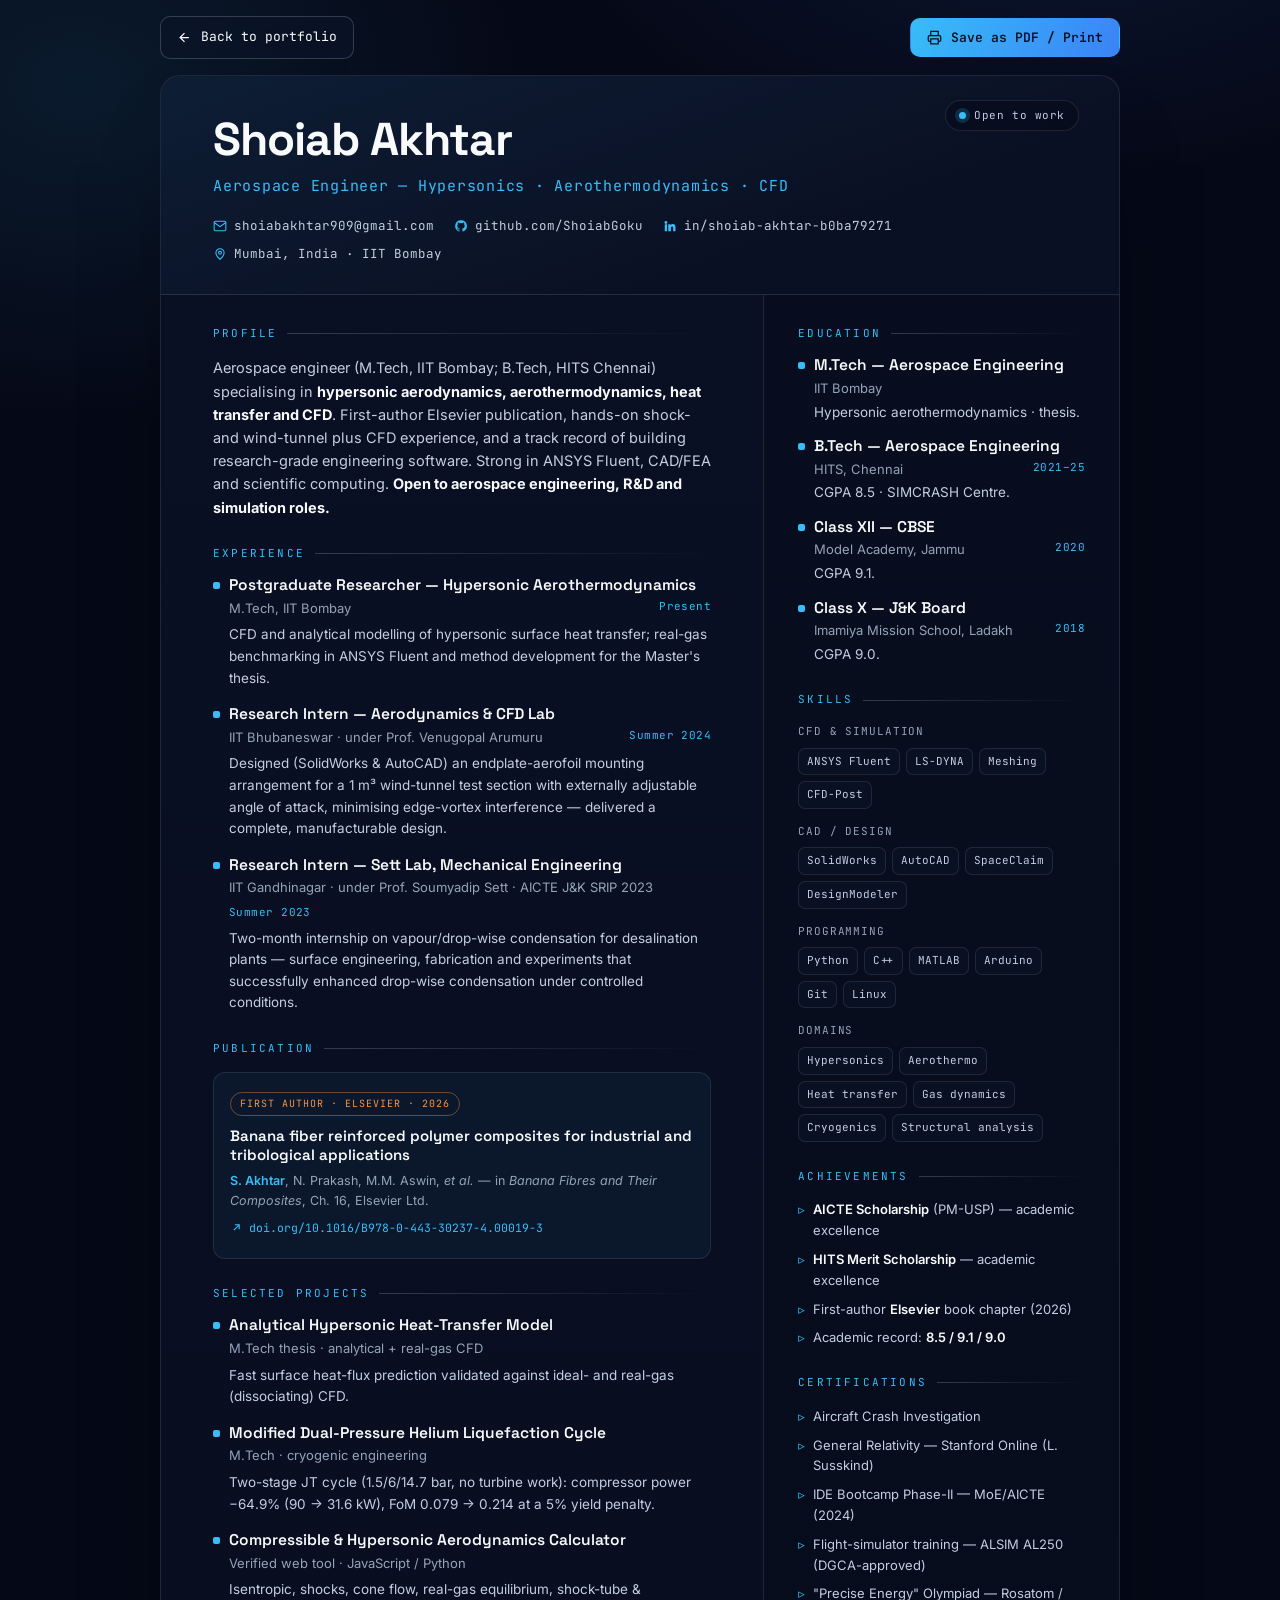
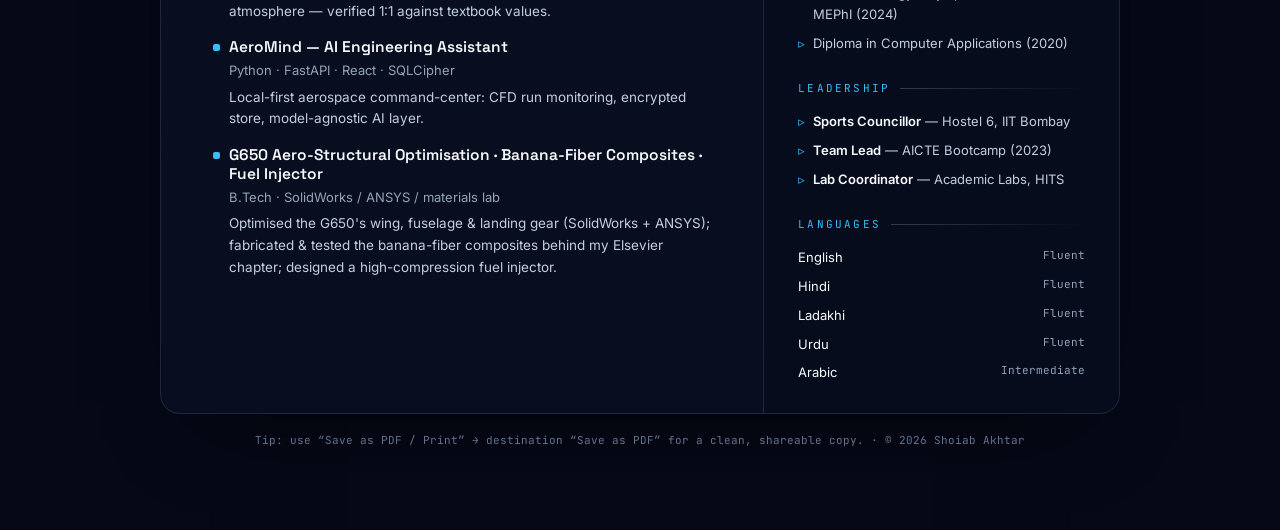
<file: resume.html>
<!DOCTYPE html>
<html lang="en">
<head>
<meta charset="UTF-8" />
<meta name="viewport" content="width=device-width, initial-scale=1.0" />
<meta name="theme-color" content="#050816" />
<title>Shoiab Akhtar — Résumé · Aerospace Engineer (Hypersonics &amp; CFD)</title>
<meta name="description" content="Résumé of Shoiab Akhtar — Aerospace engineer (M.Tech, IIT Bombay; B.Tech, HITS Chennai). Hypersonics, aerothermodynamics, heat transfer and CFD. Open to work." />
<meta name="robots" content="index,follow" />
<link rel="canonical" href="https://shoiabgoku.github.io/portfolio-/resume.html" />
<meta property="og:type" content="profile" />
<meta property="og:title" content="Shoiab Akhtar — Résumé · Aerospace Engineer" />
<meta property="og:description" content="M.Tech Aerospace Engineering, IIT Bombay. Hypersonics, aerothermodynamics, heat transfer and CFD. Open to work." />
<meta property="og:url" content="https://shoiabgoku.github.io/portfolio-/resume.html" />
<meta property="og:image" content="https://shoiabgoku.github.io/portfolio-/assets/og.png" />
<meta name="twitter:card" content="summary_large_image" />
<meta name="twitter:image" content="https://shoiabgoku.github.io/portfolio-/assets/og.png" />
<link rel="icon" href="data:image/svg+xml,%3Csvg xmlns='http://www.w3.org/2000/svg' viewBox='0 0 32 32'%3E%3Crect width='32' height='32' rx='7' fill='%23050816'/%3E%3Cpath d='M16 5l9 22-9-6-9 6z' fill='none' stroke='%2338BDF8' stroke-width='2' stroke-linejoin='round'/%3E%3C/svg%3E" />
<link rel="preconnect" href="https://fonts.googleapis.com" />
<link rel="preconnect" href="https://fonts.gstatic.com" crossorigin />
<link href="https://fonts.googleapis.com/css2?family=Space+Grotesk:wght@400;500;600;700&family=Inter:wght@400;500;600&family=JetBrains+Mono:wght@400;500&display=swap" rel="stylesheet" />
<style>
:root{
  --bg:#050816; --paper:#0a1024; --panel:#0d1428; --line:rgba(148,163,184,.16); --line-2:rgba(148,163,184,.3);
  --ink:#F8FAFC; --soft:#C3CEE0; --mid:#94A3B8; --dim:#63748f;
  --blue:#3B82F6; --cyan:#38BDF8; --orange:#FB923C;
  --display:"Space Grotesk","Segoe UI",system-ui,sans-serif;
  --body:"Inter","Segoe UI",system-ui,sans-serif;
  --mono:"JetBrains Mono","Consolas",ui-monospace,monospace;
}
*{box-sizing:border-box;margin:0;padding:0;}
html{-webkit-text-size-adjust:100%;}
body{font-family:var(--body);background:
  radial-gradient(900px 600px at 82% -8%, rgba(59,130,246,.14), transparent 60%),
  radial-gradient(800px 600px at 6% 4%, rgba(56,189,248,.10), transparent 58%), var(--bg);
  color:var(--ink); line-height:1.6; -webkit-font-smoothing:antialiased; padding:0 20px 80px;}
a{color:inherit;text-decoration:none;}
::selection{background:rgba(56,189,248,.3);}

/* action bar */
.bar{position:sticky; top:0; z-index:10; display:flex; justify-content:space-between; align-items:center; gap:12px;
  max-width:960px; margin:0 auto; padding:16px 0;}
.bar .btn{display:inline-flex; align-items:center; gap:9px; font-family:var(--mono); font-size:13px; padding:10px 16px;
  border-radius:10px; border:1px solid var(--line-2); color:var(--ink); background:rgba(13,20,40,.6); backdrop-filter:blur(8px); cursor:pointer; transition:.2s;}
.bar .btn svg{width:15px;height:15px;}
.bar .btn:hover{border-color:var(--cyan); transform:translateY(-1px);}
.bar .btn.primary{border-color:transparent; color:#04101f; font-weight:600; background:linear-gradient(120deg,var(--cyan),var(--blue));}

/* sheet */
.sheet{max-width:960px; margin:0 auto; background:linear-gradient(180deg,var(--paper),#080e1f);
  border:1px solid var(--line); border-radius:20px; overflow:hidden; box-shadow:0 40px 90px -50px rgba(0,0,0,.9);}
.head{padding:40px clamp(28px,5vw,52px) 30px; border-bottom:1px solid var(--line);
  background:linear-gradient(160deg, rgba(56,189,248,.08), transparent 70%); position:relative;}
.head .name{font-family:var(--display); font-weight:700; font-size:clamp(30px,5vw,46px); letter-spacing:-.02em; line-height:1;}
.head .role{font-family:var(--mono); color:var(--cyan); font-size:clamp(12px,1.6vw,15px); letter-spacing:.05em; margin-top:12px;}
.head .contact{display:flex; flex-wrap:wrap; gap:8px 20px; margin-top:18px; font-family:var(--mono); font-size:12.5px; color:var(--soft);}
.head .contact a, .head .contact span{display:inline-flex; align-items:center; gap:7px;}
.head .contact svg{width:14px; height:14px; color:var(--cyan);}
.head .open{position:absolute; top:24px; right:clamp(20px,4vw,40px); display:inline-flex; align-items:center; gap:8px;
  font-family:var(--mono); font-size:11px; letter-spacing:.05em; color:var(--soft); border:1px solid var(--line); border-radius:100px; padding:6px 13px; background:rgba(5,8,22,.5);}
.head .open .dot{width:7px;height:7px;border-radius:50%;background:var(--cyan);box-shadow:0 0 0 4px rgba(56,189,248,.18);}

.grid{display:grid; grid-template-columns:1.7fr 1fr; gap:0;}
.main{padding:30px clamp(28px,5vw,52px); border-right:1px solid var(--line);}
.aside{padding:30px clamp(24px,4vw,34px); background:rgba(6,10,24,.4);}

.sec{margin-bottom:26px;}
.sec:last-child{margin-bottom:0;}
.sec-h{font-family:var(--mono); font-size:11px; letter-spacing:.2em; text-transform:uppercase; color:var(--cyan);
  display:flex; align-items:center; gap:10px; margin-bottom:14px;}
.sec-h::after{content:""; flex:1; height:1px; background:linear-gradient(90deg,var(--line-2),transparent);}
.summary{color:var(--soft); font-size:14.5px;}

.item{position:relative; padding-left:16px; margin-bottom:16px;}
.item:last-child{margin-bottom:0;}
.item::before{content:""; position:absolute; left:0; top:6px; width:7px; height:7px; border-radius:2px; background:var(--cyan);}
.item .t{font-family:var(--display); font-weight:600; font-size:15.5px; line-height:1.25;}
.item .m{display:flex; flex-wrap:wrap; justify-content:space-between; gap:6px; margin-top:2px;}
.item .org{color:var(--mid); font-size:13px;}
.item .when{font-family:var(--mono); font-size:11px; color:var(--cyan); letter-spacing:.04em; white-space:nowrap;}
.item p{color:var(--soft); font-size:13.5px; margin-top:6px;}
.item .doi{font-family:var(--mono); font-size:11.5px; color:var(--cyan); margin-top:6px; display:inline-flex; align-items:center; gap:6px; word-break:break-all;}

.pub{border:1px solid var(--line); border-radius:12px; padding:16px 16px; background:rgba(56,189,248,.05);}
.pub .badge{font-family:var(--mono); font-size:10px; letter-spacing:.1em; text-transform:uppercase; color:var(--orange);
  border:1px solid rgba(251,146,60,.4); border-radius:100px; padding:3px 9px; display:inline-block; margin-bottom:10px;}
.pub .t{font-family:var(--display); font-weight:600; font-size:15px; line-height:1.3;}
.pub .auth{color:var(--mid); font-size:12.5px; margin-top:6px;}
.pub .auth b{color:var(--cyan); font-weight:600;}

/* aside blocks */
.edu .item{margin-bottom:14px;}
.skillcat{margin-bottom:14px;}
.skillcat .k{font-family:var(--mono); font-size:11px; color:var(--mid); text-transform:uppercase; letter-spacing:.08em; margin-bottom:7px;}
.tags{display:flex; flex-wrap:wrap; gap:6px;}
.tag{font-family:var(--mono); font-size:11px; color:var(--soft); border:1px solid var(--line); border-radius:7px; padding:4px 8px; background:rgba(13,20,40,.5);}
.list{display:flex; flex-direction:column; gap:8px;}
.list .li{color:var(--soft); font-size:13px; padding-left:15px; position:relative;}
.list .li::before{content:"▹"; position:absolute; left:0; color:var(--cyan);}
.list .li b{color:var(--ink); font-weight:600;}
.langs{display:flex; flex-direction:column; gap:8px;}
.lang{display:flex; justify-content:space-between; font-size:13px;}
.lang .lv{font-family:var(--mono); font-size:11px; color:var(--mid);}

.foot{max-width:960px; margin:18px auto 0; text-align:center; font-family:var(--mono); font-size:11px; color:var(--dim);}

@media (max-width:720px){
  .grid{grid-template-columns:1fr;}
  .main{border-right:0; border-bottom:1px solid var(--line);}
  .head .open{position:static; display:inline-flex; margin-top:14px;}
}

/* ---------------- PRINT: clean A4, black-on-white, no chrome ---------------- */
@media print{
  @page{size:A4; margin:12mm;}
  body{background:#fff !important; color:#111 !important; padding:0;}
  .bar, .foot{display:none !important;}
  .sheet{max-width:none; margin:0; border:0; border-radius:0; box-shadow:none; background:#fff !important;}
  .head{background:#fff !important; border-bottom:1.5px solid #111; padding:0 0 12px;}
  .head .name{color:#0b1e40;}
  .head .role{color:#1e5fbf;}
  .head .contact{color:#333;} .head .contact svg{color:#1e5fbf;}
  .head .open{border-color:#bbb; color:#333;} .head .open .dot{background:#1e5fbf; box-shadow:none;}
  .grid{grid-template-columns:1.7fr 1fr; gap:0;}
  .main{border-right:1px solid #ddd; padding:14px 16px 0 0;}
  .aside{background:#fff !important; padding:14px 0 0 16px;}
  .sec-h{color:#1e5fbf;} .sec-h::after{background:#ddd;}
  .summary, .item p, .item .org, .list .li, .lang, .tag{color:#333 !important;}
  .item .t, .pub .t, .list .li b, .lang{color:#111 !important;}
  .item .when, .item .doi, .item::before, .skillcat .k{color:#1e5fbf !important;}
  .item::before{background:#1e5fbf !important;}
  .pub{background:#f4f8ff !important; border-color:#cdddf5;}
  .pub .badge{color:#b45309; border-color:#e6c07a;}
  .pub .auth b{color:#1e5fbf !important;}
  .tag{border-color:#ccc; background:#f6f8fc !important;}
  .item, .pub, .skillcat, .sec{break-inside:avoid; page-break-inside:avoid;}
  a{color:#111 !important;}
}
</style>
</head>
<body>

<div class="bar">
  <a class="btn" href="index.html"><svg viewBox="0 0 24 24" fill="none" stroke="currentColor" stroke-width="2"><path d="M19 12H5M12 19l-7-7 7-7"/></svg>Back to portfolio</a>
  <button class="btn primary" onclick="window.print()"><svg viewBox="0 0 24 24" fill="none" stroke="currentColor" stroke-width="2"><path d="M6 9V2h12v7M6 18H4a2 2 0 0 1-2-2v-5a2 2 0 0 1 2-2h16a2 2 0 0 1 2 2v5a2 2 0 0 1-2 2h-2M6 14h12v8H6z"/></svg>Save as PDF / Print</button>
</div>

<main class="sheet">
  <header class="head">
    <div class="open"><span class="dot"></span> Open to work</div>
    <div class="name">Shoiab Akhtar</div>
    <div class="role">Aerospace Engineer — Hypersonics · Aerothermodynamics · CFD</div>
    <div class="contact">
      <a href="mailto:shoiabakhtar909@gmail.com"><svg viewBox="0 0 24 24" fill="none" stroke="currentColor" stroke-width="1.8"><rect x="2" y="4" width="20" height="16" rx="2"/><path d="M22 6 12 13 2 6"/></svg>shoiabakhtar909@gmail.com</a>
      <a href="https://github.com/ShoiabGoku" target="_blank" rel="noopener"><svg viewBox="0 0 24 24" fill="currentColor"><path d="M12 2a10 10 0 0 0-3.16 19.49c.5.09.68-.22.68-.48v-1.7c-2.78.6-3.37-1.34-3.37-1.34-.45-1.15-1.11-1.46-1.11-1.46-.9-.62.07-.6.07-.6 1 .07 1.53 1.03 1.53 1.03.89 1.52 2.34 1.08 2.91.83.09-.65.35-1.08.63-1.33-2.22-.25-4.55-1.11-4.55-4.94 0-1.09.39-1.98 1.03-2.68-.1-.25-.45-1.27.1-2.65 0 0 .84-.27 2.75 1.02a9.6 9.6 0 0 1 5 0c1.91-1.29 2.75-1.02 2.75-1.02.55 1.38.2 2.4.1 2.65.64.7 1.03 1.59 1.03 2.68 0 3.84-2.34 4.69-4.57 4.94.36.31.68.92.68 1.85v2.74c0 .27.18.58.69.48A10 10 0 0 0 12 2Z"/></svg>github.com/ShoiabGoku</a>
      <a href="https://www.linkedin.com/in/shoiab-akhtar-b0ba79271" target="_blank" rel="noopener"><svg viewBox="0 0 24 24" fill="currentColor"><path d="M4.98 3.5A2.5 2.5 0 1 1 5 8.5a2.5 2.5 0 0 1-.02-5ZM3 9h4v12H3zM9 9h3.8v1.7h.05c.53-1 1.83-2.05 3.77-2.05 4.03 0 4.78 2.65 4.78 6.1V21h-4v-5.4c0-1.3 0-2.95-1.8-2.95s-2.07 1.4-2.07 2.85V21H9z"/></svg>in/shoiab-akhtar-b0ba79271</a>
      <span><svg viewBox="0 0 24 24" fill="none" stroke="currentColor" stroke-width="1.8"><path d="M12 21s-7-5.2-7-11a7 7 0 0 1 14 0c0 5.8-7 11-7 11Z"/><circle cx="12" cy="10" r="2.5"/></svg>Mumbai, India · IIT Bombay</span>
    </div>
  </header>

  <div class="grid">
    <!-- MAIN -->
    <section class="main">
      <div class="sec">
        <div class="sec-h">Profile</div>
        <p class="summary">Aerospace engineer (M.Tech, IIT Bombay; B.Tech, HITS Chennai) specialising in <b style="color:var(--ink)">hypersonic aerodynamics, aerothermodynamics, heat transfer and CFD</b>. First-author Elsevier publication, hands-on shock- and wind-tunnel plus CFD experience, and a track record of building research-grade engineering software. Strong in ANSYS Fluent, CAD/FEA and scientific computing. <b style="color:var(--ink)">Open to aerospace engineering, R&amp;D and simulation roles.</b></p>
      </div>

      <div class="sec">
        <div class="sec-h">Experience</div>
        <div class="item">
          <div class="t">Postgraduate Researcher — Hypersonic Aerothermodynamics</div>
          <div class="m"><span class="org">M.Tech, IIT Bombay</span><span class="when">Present</span></div>
          <p>CFD and analytical modelling of hypersonic surface heat transfer; real-gas benchmarking in ANSYS Fluent and method development for the Master's thesis.</p>
        </div>
        <div class="item">
          <div class="t">Research Intern — Aerodynamics &amp; CFD Lab</div>
          <div class="m"><span class="org">IIT Bhubaneswar · under Prof. Venugopal Arumuru</span><span class="when">Summer 2024</span></div>
          <p>Designed (SolidWorks &amp; AutoCAD) an endplate-aerofoil mounting arrangement for a 1&nbsp;m³ wind-tunnel test section with externally adjustable angle of attack, minimising edge-vortex interference — delivered a complete, manufacturable design.</p>
        </div>
        <div class="item">
          <div class="t">Research Intern — Sett Lab, Mechanical Engineering</div>
          <div class="m"><span class="org">IIT Gandhinagar · under Prof. Soumyadip Sett · AICTE J&amp;K SRIP 2023</span><span class="when">Summer 2023</span></div>
          <p>Two-month internship on vapour/drop-wise condensation for desalination plants — surface engineering, fabrication and experiments that successfully enhanced drop-wise condensation under controlled conditions.</p>
        </div>
      </div>

      <div class="sec">
        <div class="sec-h">Publication</div>
        <div class="pub">
          <span class="badge">First author · Elsevier · 2026</span>
          <div class="t">Banana fiber reinforced polymer composites for industrial and tribological applications</div>
          <div class="auth"><b>S. Akhtar</b>, N. Prakash, M.M. Aswin, <em>et al.</em> — in <em>Banana Fibres and Their Composites</em>, Ch. 16, Elsevier Ltd.</div>
          <a class="doi" href="https://doi.org/10.1016/B978-0-443-30237-4.00019-3" target="_blank" rel="noopener" style="display:inline-flex;align-items:center;gap:6px;font-family:var(--mono);font-size:11.5px;color:var(--cyan);margin-top:8px;"><svg viewBox="0 0 24 24" width="13" height="13" fill="none" stroke="currentColor" stroke-width="2"><path d="M7 17 17 7M9 7h8v8"/></svg>doi.org/10.1016/B978-0-443-30237-4.00019-3</a>
        </div>
      </div>

      <div class="sec">
        <div class="sec-h">Selected projects</div>
        <div class="item"><div class="t">Analytical Hypersonic Heat-Transfer Model</div><div class="m"><span class="org">M.Tech thesis · analytical + real-gas CFD</span></div><p>Fast surface heat-flux prediction validated against ideal- and real-gas (dissociating) CFD.</p></div>
        <div class="item"><div class="t">Modified Dual-Pressure Helium Liquefaction Cycle</div><div class="m"><span class="org">M.Tech · cryogenic engineering</span></div><p>Two-stage JT cycle (1.5/6/14.7 bar, no turbine work): compressor power −64.9% (90 → 31.6 kW), FoM 0.079 → 0.214 at a 5% yield penalty.</p></div>
        <div class="item"><div class="t">Compressible &amp; Hypersonic Aerodynamics Calculator</div><div class="m"><span class="org">Verified web tool · JavaScript / Python</span></div><p>Isentropic, shocks, cone flow, real-gas equilibrium, shock-tube &amp; atmosphere — verified 1:1 against textbook values.</p></div>
        <div class="item"><div class="t">AeroMind — AI Engineering Assistant</div><div class="m"><span class="org">Python · FastAPI · React · SQLCipher</span></div><p>Local-first aerospace command-center: CFD run monitoring, encrypted store, model-agnostic AI layer.</p></div>
        <div class="item"><div class="t">G650 Aero-Structural Optimisation · Banana-Fiber Composites · Fuel Injector</div><div class="m"><span class="org">B.Tech · SolidWorks / ANSYS / materials lab</span></div><p>Optimised the G650's wing, fuselage &amp; landing gear (SolidWorks + ANSYS); fabricated &amp; tested the banana-fiber composites behind my Elsevier chapter; designed a high-compression fuel injector.</p></div>
      </div>
    </section>

    <!-- ASIDE -->
    <aside class="aside">
      <div class="sec edu">
        <div class="sec-h">Education</div>
        <div class="item"><div class="t">M.Tech — Aerospace Engineering</div><div class="m"><span class="org">IIT Bombay</span></div><p style="margin-top:3px;">Hypersonic aerothermodynamics · thesis.</p></div>
        <div class="item"><div class="t">B.Tech — Aerospace Engineering</div><div class="m"><span class="org">HITS, Chennai</span><span class="when">2021–25</span></div><p style="margin-top:3px;">CGPA 8.5 · SIMCRASH Centre.</p></div>
        <div class="item"><div class="t">Class XII — CBSE</div><div class="m"><span class="org">Model Academy, Jammu</span><span class="when">2020</span></div><p style="margin-top:3px;">CGPA 9.1.</p></div>
        <div class="item"><div class="t">Class X — J&amp;K Board</div><div class="m"><span class="org">Imamiya Mission School, Ladakh</span><span class="when">2018</span></div><p style="margin-top:3px;">CGPA 9.0.</p></div>
      </div>

      <div class="sec">
        <div class="sec-h">Skills</div>
        <div class="skillcat"><div class="k">CFD &amp; Simulation</div><div class="tags"><span class="tag">ANSYS Fluent</span><span class="tag">LS-DYNA</span><span class="tag">Meshing</span><span class="tag">CFD-Post</span></div></div>
        <div class="skillcat"><div class="k">CAD / Design</div><div class="tags"><span class="tag">SolidWorks</span><span class="tag">AutoCAD</span><span class="tag">SpaceClaim</span><span class="tag">DesignModeler</span></div></div>
        <div class="skillcat"><div class="k">Programming</div><div class="tags"><span class="tag">Python</span><span class="tag">C++</span><span class="tag">MATLAB</span><span class="tag">Arduino</span><span class="tag">Git</span><span class="tag">Linux</span></div></div>
        <div class="skillcat"><div class="k">Domains</div><div class="tags"><span class="tag">Hypersonics</span><span class="tag">Aerothermo</span><span class="tag">Heat transfer</span><span class="tag">Gas dynamics</span><span class="tag">Cryogenics</span><span class="tag">Structural analysis</span></div></div>
      </div>

      <div class="sec">
        <div class="sec-h">Achievements</div>
        <div class="list">
          <div class="li"><b>AICTE Scholarship</b> (PM-USP) — academic excellence</div>
          <div class="li"><b>HITS Merit Scholarship</b> — academic excellence</div>
          <div class="li">First-author <b>Elsevier</b> book chapter (2026)</div>
          <div class="li">Academic record: <b>8.5 / 9.1 / 9.0</b></div>
        </div>
      </div>

      <div class="sec">
        <div class="sec-h">Certifications</div>
        <div class="list">
          <div class="li">Aircraft Crash Investigation</div>
          <div class="li">General Relativity — Stanford Online (L. Susskind)</div>
          <div class="li">IDE Bootcamp Phase-II — MoE/AICTE (2024)</div>
          <div class="li">Flight-simulator training — ALSIM AL250 (DGCA-approved)</div>
          <div class="li">"Precise Energy" Olympiad — Rosatom / MEPhI (2024)</div>
          <div class="li">Diploma in Computer Applications (2020)</div>
        </div>
      </div>

      <div class="sec">
        <div class="sec-h">Leadership</div>
        <div class="list">
          <div class="li"><b>Sports Councillor</b> — Hostel 6, IIT Bombay</div>
          <div class="li"><b>Team Lead</b> — AICTE Bootcamp (2023)</div>
          <div class="li"><b>Lab Coordinator</b> — Academic Labs, HITS</div>
        </div>
      </div>

      <div class="sec">
        <div class="sec-h">Languages</div>
        <div class="langs">
          <div class="lang"><span>English</span><span class="lv">Fluent</span></div>
          <div class="lang"><span>Hindi</span><span class="lv">Fluent</span></div>
          <div class="lang"><span>Ladakhi</span><span class="lv">Fluent</span></div>
          <div class="lang"><span>Urdu</span><span class="lv">Fluent</span></div>
          <div class="lang"><span>Arabic</span><span class="lv">Intermediate</span></div>
        </div>
      </div>
    </aside>
  </div>
</main>

<p class="foot">Tip: use “Save as PDF / Print” → destination “Save as PDF” for a clean, shareable copy. · © <span id="y"></span> Shoiab Akhtar</p>
<script>document.getElementById('y').textContent=new Date().getFullYear();</script>

<!-- Visitor analytics (GoatCounter — privacy-friendly, no cookies) -->
<script data-goatcounter="https://noor-hidayah.goatcounter.com/count"
        async src="//gc.zgo.at/count.js"></script>
</body>
</html>
</file>
